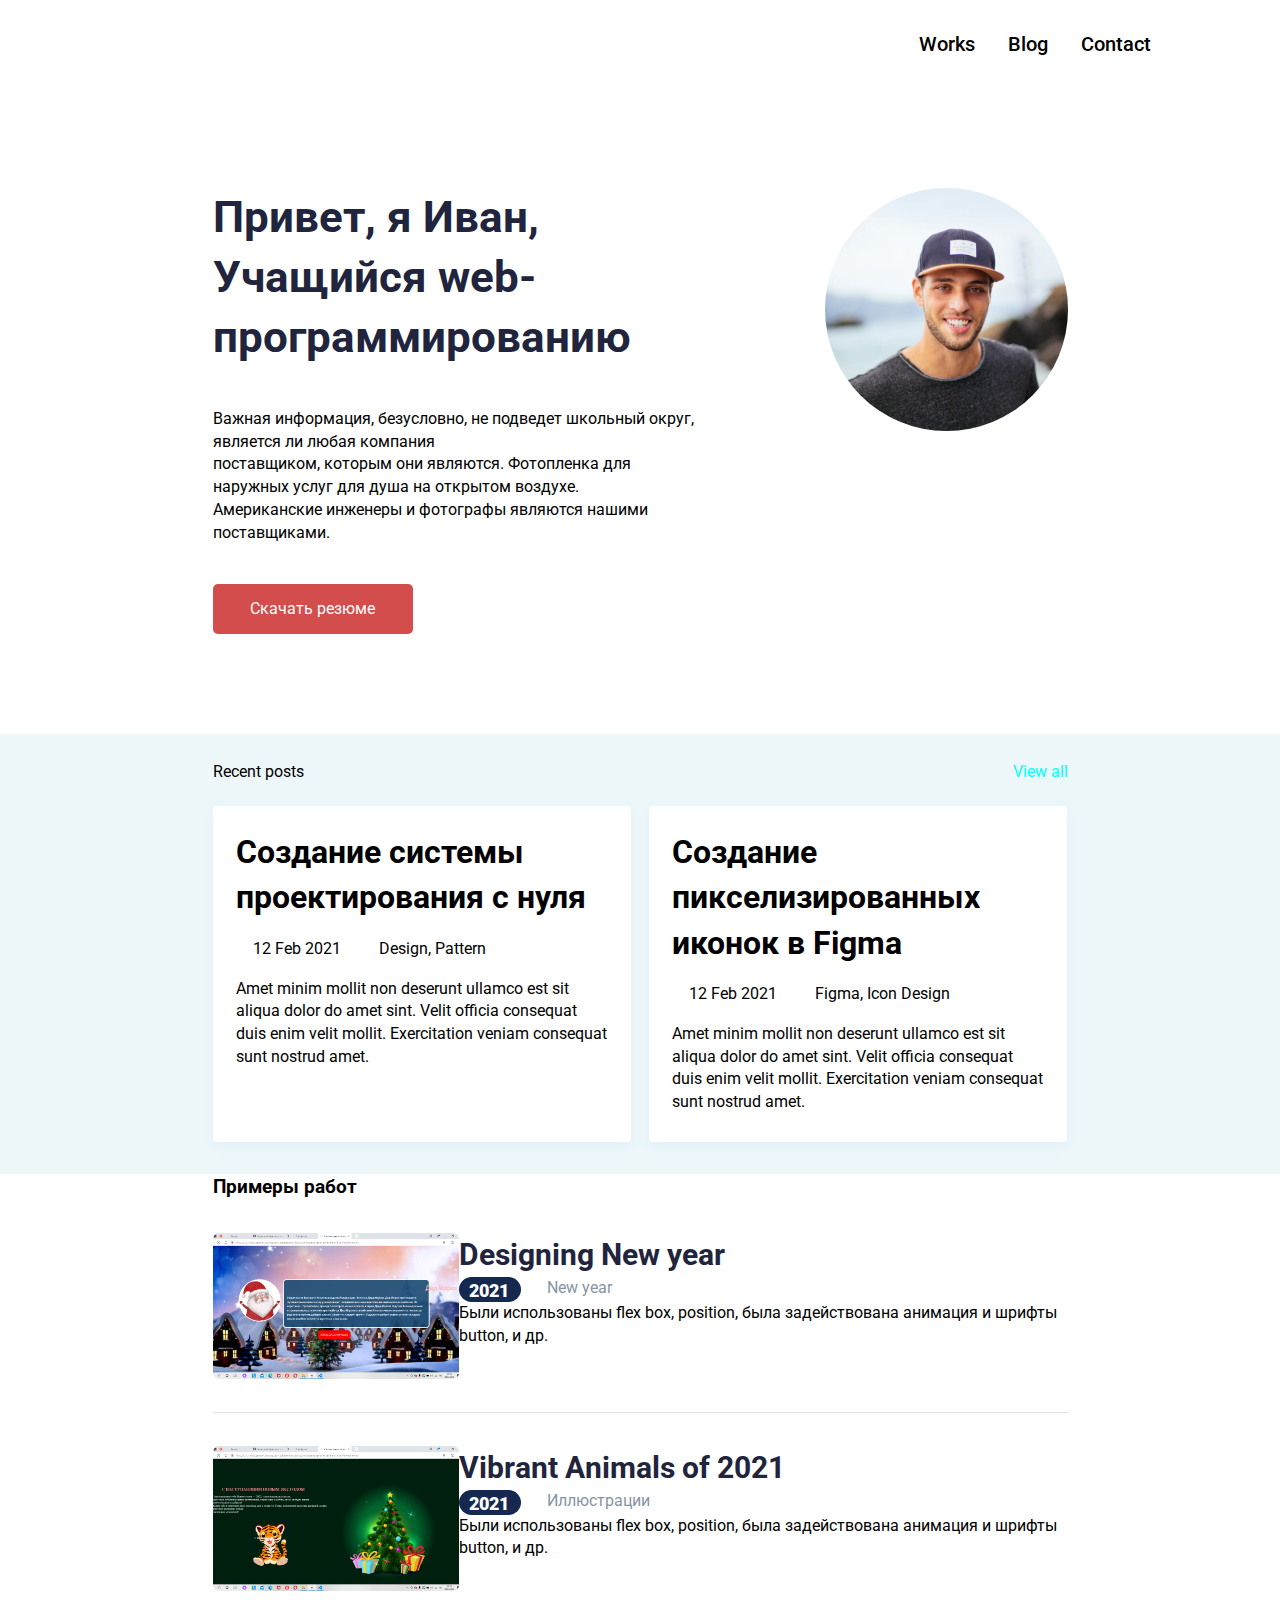
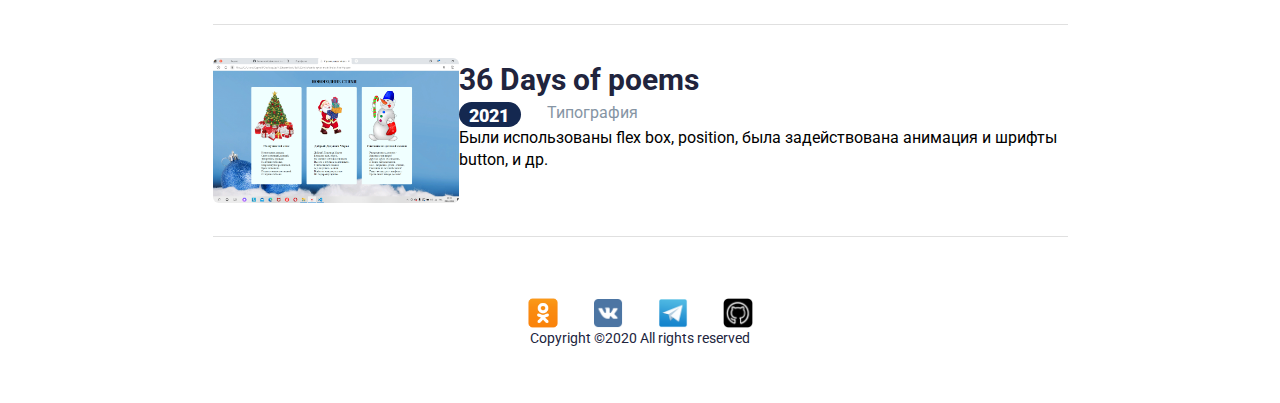
<file: index.html>
<!DOCTYPE html>
<html lang="ru">

<head>
  <meta charset="UTF-8" />
  <meta http-equiv="X-UA-Compatible" content="IE=edge" />
  <meta name="viewport" content="width=device-width, initial-scale=1.0" />
  <link rel="preconnect" href="https://fonts.googleapis.com" />
  <link rel="preconnect" href="https://fonts.gstatic.com" crossorigin />
  <link href="https://fonts.googleapis.com/css2?family=Roboto:ital,wght@0,400;0,500;0,700;1,900&display=swap"
    rel="stylesheet" />
  <link rel="stylesheet" href="css/normalize.css" />
  <link rel="stylesheet" href="css/style.css" />
  <title>Портфолио</title>
</head>

<body>
  <div class="wrapper">
    <header class="header">
      <div class="container header__container">
        <nav class="nav">
          <ul class="nav__list">
            <li class="nav__item">
              <a href="work.html" class="nav__link">Works</a>
            </li>
            <li class="nav__item">
              <a href="blog.html" class="nav__link">Blog</a>
            </li>
            <li class="nav__item">
              <a href="index.html" class="nav__link">Contact</a>
            </li>
          </ul>
        </nav>
        <div class="header__burger">
          <div class="header__burger-el"></div>
        </div>
      </div>
    </header>
    <main class="main">
      <section class="about">
        <div class="container about__container">
          <div class="about__info">
            <h1 class="title about__title">
              Привет, я Иван,<br />
              Учащийся web-программированию
            </h1>
            <div class="about__desc">
              Важная информация, безусловно, не подведет школьный округ,
              является ли любая компания <br />
              поставщиком, которым они являются. Фотопленка для наружных услуг
              для душа на открытом воздухе. <br />
              Американские инженеры и фотографы являются нашими поставщиками.
              <br />
            </div>
            <button class="button">Скачать резюме</button>
          </div>
          <div class="about__avatar">
            <img src="img/johnphoto.png" alt="Аватар" class="about__img" />
          </div>
        </div>
      </section>
      <section class="recent-posts">
        <div class="container">
          <div class="recent-posts__top">
            <div class="recent-post__title">Recent posts</div>
            <a href="#" class="recent-posts__link">View all</a>
          </div>
          <div class="recent-posts__articles">
            <article class="recent-posts__article">
              <div class="recent-posts__subtitle">
                Создание системы проектирования с нуля
              </div>
              <div class="recent-posts__info">
                12 Feb 2021
                <span class="recent-posts__separater"></span>
                Design, Pattern
              </div>
              <div class="recent-posts__text">
                Amet minim mollit non deserunt ullamco est sit aliqua dolor do
                amet sint. Velit officia consequat duis enim velit mollit.
                Exercitation veniam consequat sunt nostrud amet.
              </div>
            </article>
            <article class="recent-posts__article">
              <div class="recent-posts__subtitle">
                Создание пикселизированных иконок в Figma
              </div>
              <div class="recent-posts__info">
                12 Feb 2021
                <span class="recent-posts__separater"></span>
                Figma, Icon Design
              </div>
              <div class="recent-posts__text">
                Amet minim mollit non deserunt ullamco est sit aliqua dolor do
                amet sint. Velit officia consequat duis enim velit mollit.
                Exercitation veniam consequat sunt nostrud amet.
              </div>
            </article>
          </div>
        </div>
      </section>
      <section class="featured">
        <div class="container">
          <h3 class="section-title">Примеры работ</h3>
          <div class="featured__works">
            <article class="work">
              <div class="work__img-wrap">
                <img src="img/ded moroz.png" alt="Дед мороз" class="work__img" />
              </div>
              <div class="work__top">
                <a class="work__info">Designing New year</a>
                <div class="subtitle">
                  <div class="work__date">2021</div>
                  <div class="work__category">New year</div>
                </div>
                <div class="work__text">
                  Были использованы flex box, position, была задействована анимация и шрифты<br/>
                  button, и др.
                </div>
            </article>
            <article class="work">
              <div class="work__img-wrap">
                <img src="img/tiger.png" alt="Тигр" class="work__img" />
              </div>
              <div class="work__top">
                <a class="work__info">Vibrant Animals of 2021</a>
                <div class="subtitle">
                  <div class="work__date">2021</div>
                  <div class="work__category">Иллюстрации</div>
                </div>
                <div class="work__text">
                  Были использованы flex box, position, была задействована анимация и шрифты<br/>
                  button, и др.
                </div>
            </article>
            <article class="work">
              <div class="work__img-wrap">
                <img src="img/new years poems.png" alt="Новогодние стихи" class="work__img" />
              </div>
              <div class="work__top">
                <a class="work__info">36 Days of poems</a>
                <div class="subtitle">
                  <div class="work__date">2021</div>
                  <div class="work__category">Типография</div>
                </div>
                <div class="work__text">
                  Были использованы flex box, position, была задействована анимация и шрифты<br/>
                  button, и др.
                </div>
            </article>
          </div>
        </div>
      </section>
    </main>
    <footer class="footer">
      <div class="container footer__container">
        <ul class="social__list">
          <li class="social__item">
            <a href="#" class="social__link ok">Одноклассники</a>
          </li>
          <li class="social__item">
            <a href="#" class="social__link vk">Vk</a>
          </li>
          <li class="social__item">
            <a href="#" class="social__link tg">Telegram</a>
          </li>
          <li class="social__item">
            <a href="#" class="social__link gh">Github</a>
          </li>
        </ul>
        <div class="social__title">
          Copyright ©2020 All rights reserved
        </div>
      </div>
    </footer>
  </div>
</body>

</html>
</file>
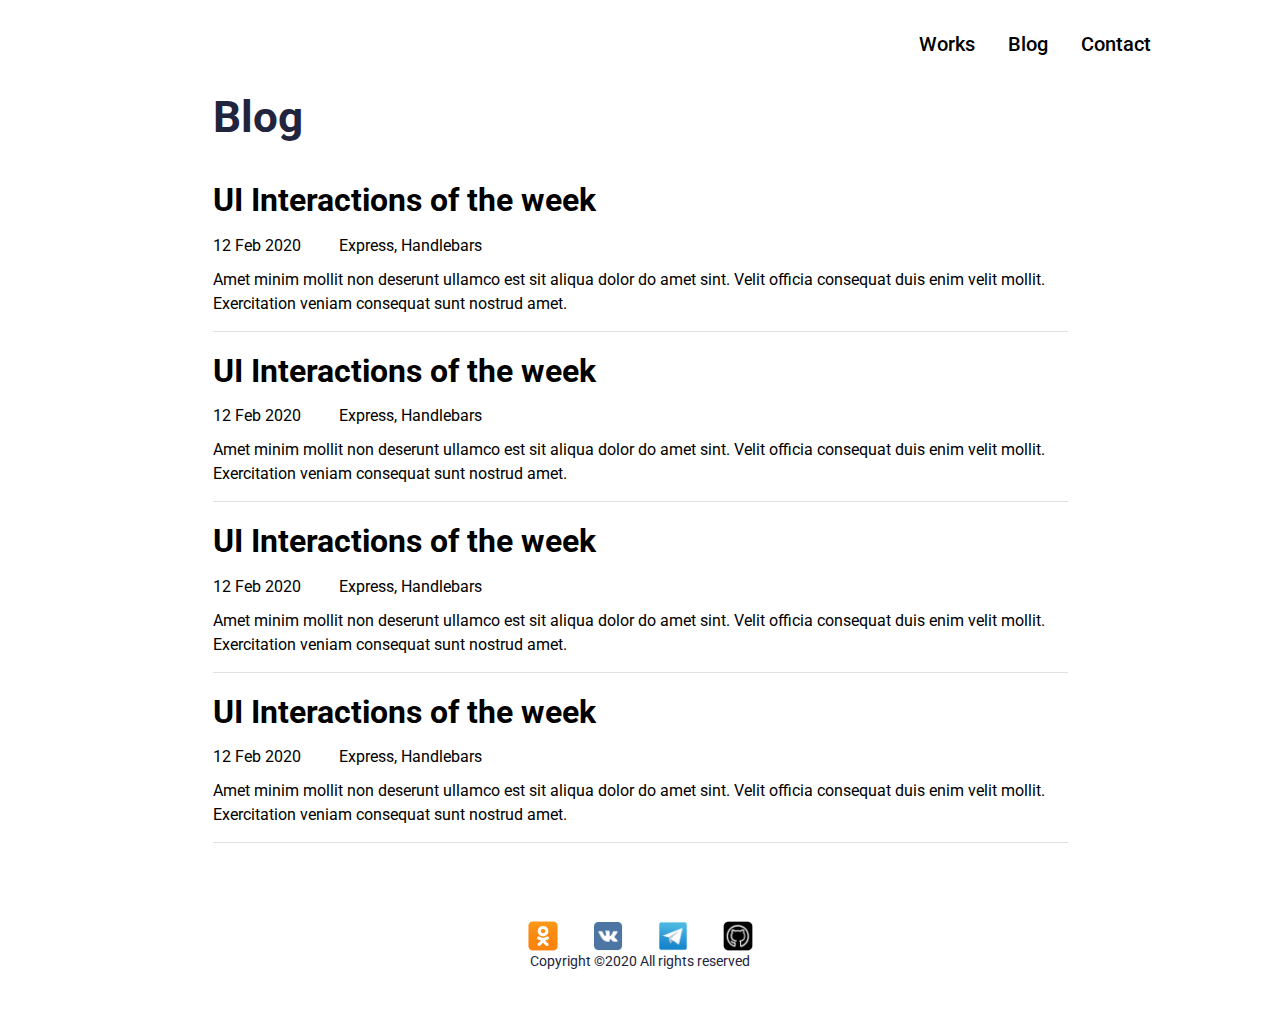
<file: blog.html>
<!DOCTYPE html>
<html lang="ru">

<head>
  <meta charset="UTF-8" />
  <meta http-equiv="X-UA-Compatible" content="IE=edge" />
  <meta name="viewport" content="width=device-width, initial-scale=1.0" />
  <link rel="preconnect" href="https://fonts.googleapis.com" />
  <link rel="preconnect" href="https://fonts.gstatic.com" crossorigin />
  <link href="https://fonts.googleapis.com/css2?family=Roboto:ital,wght@0,400;0,500;0,700;1,900&display=swap"
    rel="stylesheet" />
  <link rel="stylesheet" href="css/normalize.css" />
  <link rel="stylesheet" href="css/style.css" />
  <title>Блог</title>
</head>

<body>
  <div class="wrapper">
    <header class="header">
      <div class="container header__container">
        <nav class="nav">
          <ul class="nav__list">
            <li class="nav__item">
              <a href="work.html" class="nav__link">Works</a>
            </li>
            <li class="nav__item">
              <a href="blog.html" class="nav__link">Blog</a>
            </li>
            <li class="nav__item">
              <a href="index.html" class="nav__link">Contact</a>
            </li>
          </ul>
        </nav>
        <div class="header__burger">
          <div class="header__burger-el"></div>
        </div>
      </div>
    </header>
    <main class="main">
      <div class="blog container">
        <h1 class="title blog__title">Blog</h1>
        <article class="blog__article">
          <div class="blog__subtitle">
            UI Interactions of the week
          </div>
          <div class="blog__info">
            12 Feb 2020
            <span class="blog__separater"></span>
            <span class="blog__info--grey">Express, Handlebars</span>
          </div>
          <div class="blog__text">
            Amet minim mollit non deserunt ullamco est sit aliqua dolor do
            amet sint. Velit officia consequat duis enim velit mollit.
            Exercitation veniam consequat sunt nostrud amet.
          </div>
        </article>
        <article class="blog__article">
          <div class="blog__subtitle">
            UI Interactions of the week
          </div>
          <div class="blog__info">
            12 Feb 2020
            <span class="blog__separater"></span>
            <span class="blog__info--grey">Express, Handlebars</span>
          </div>
          <div class="blog__text">
            Amet minim mollit non deserunt ullamco est sit aliqua dolor do
            amet sint. Velit officia consequat duis enim velit mollit.
            Exercitation veniam consequat sunt nostrud amet.
          </div>
        </article>
        <article class="blog__article">
          <div class="blog__subtitle">
            UI Interactions of the week
          </div>
          <div class="blog__info">
            12 Feb 2020
            <span class="blog__separater"></span>
            <span class="blog__info--grey">Express, Handlebars</span>
          </div>
          <div class="blog__text">
            Amet minim mollit non deserunt ullamco est sit aliqua dolor do
            amet sint. Velit officia consequat duis enim velit mollit.
            Exercitation veniam consequat sunt nostrud amet.
        </article>
        <div class="blog__article">
          <div class="blog__subtitle">
            UI Interactions of the week
          </div>
          <div class="blog__info">
            12 Feb 2020
            <span class="blog__separater"></span>
            <span class="blog__info--grey">Express, Handlebars</span>
          </div>
          <div class="blog__text">
            Amet minim mollit non deserunt ullamco est sit aliqua dolor do
            amet sint. Velit officia consequat duis enim velit mollit.
            Exercitation veniam consequat sunt nostrud amet.
          </div>
          </article>
        </div>
    </main>
    <footer class="footer">
      <div class="container footer__container">
        <ul class="social__list">
          <li class="social__item">
            <a href="#" class="social__link ok">Одноклассники</a>
          </li>
          <li class="social__item">
            <a href="#" class="social__link vk">Vk</a>
          </li>
          <li class="social__item">
            <a href="#" class="social__link tg">Telegram</a>
          </li>
          <li class="social__item">
            <a href="#" class="social__link gh">Github</a>
          </li>
        </ul>
        <div class="social__title">
          Copyright ©2020 All rights reserved
        </div>
      </div>
    </footer>
  </div>
</body>

</html>
</file>
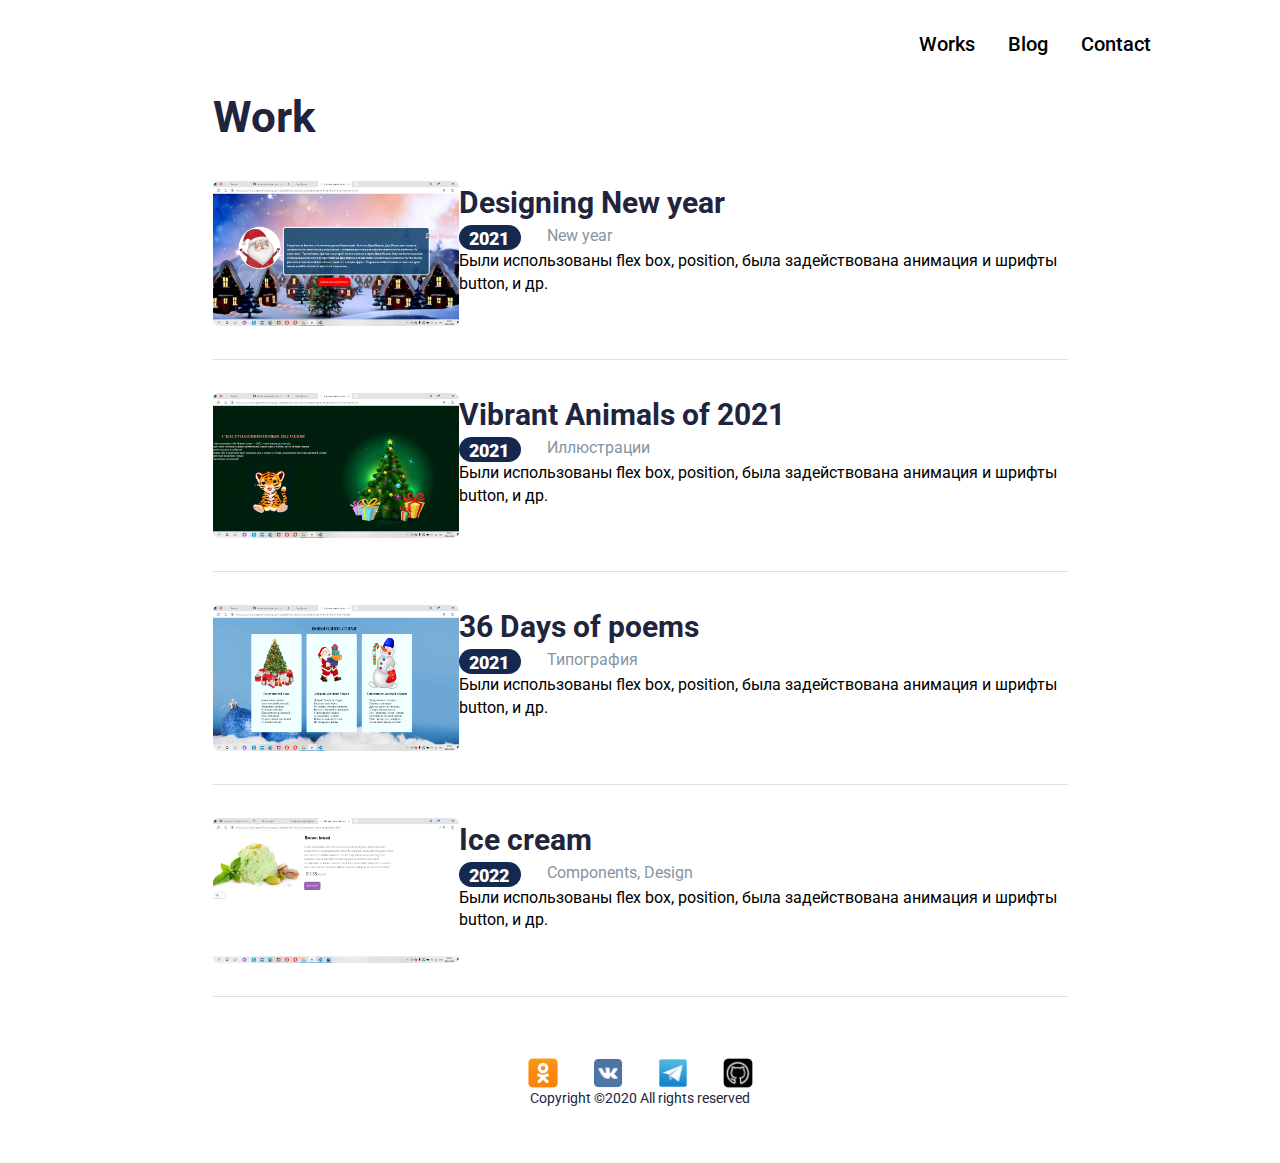
<file: work.html>
<!DOCTYPE html>
<html lang="ru">

<head>
  <meta charset="UTF-8" />
  <meta http-equiv="X-UA-Compatible" content="IE=edge" />
  <meta name="viewport" content="width=device-width, initial-scale=1.0" />
  <link rel="preconnect" href="https://fonts.googleapis.com" />
  <link rel="preconnect" href="https://fonts.gstatic.com" crossorigin />
  <link href="https://fonts.googleapis.com/css2?family=Roboto:ital,wght@0,400;0,500;0,700;1,900&display=swap"
    rel="stylesheet" />
  <link rel="stylesheet" href="css/normalize.css" />
  <link rel="stylesheet" href="css/style.css" />
  <title>Портфолио</title>
</head>

<body>
  <div class="wrapper">
    <header class="header">
      <div class="container header__container">
        <nav class="nav">
          <ul class="nav__list">
            <li class="nav__item">
              <a href="work.html" class="nav__link">Works</a>
            </li>
            <li class="nav__item">
              <a href="blog.html" class="nav__link">Blog</a>
            </li>
            <li class="nav__item">
              <a href="index.html" class="nav__link">Contact</a>
            </li>
          </ul>
        </nav>
        <div class="header__burger">
          <div class="header__burger-el"></div>
        </div>
      </div>
    </header>
    <main class="main">
      <div class="works-page container">
        <h1 class="title works-page__title">Work</h1>
        <div class="works-page__articles">
          <article class="work">
            <div class="work__img-wrap">
              <img src="img/ded moroz.png" alt="Дед мороз" class="work__img" />
            </div>
            <div class="work__top">
              <a class="work__info">Designing New year</a>
              <div class="subtitle">
                <div class="work__date">2021</div>
                <div class="work__category">New year</div>
              </div>
              <div class="work__text">
                Были использованы flex box, position, была задействована анимация и шрифты<br />
                button, и др.
              </div>
          </article>
          <article class="work">
            <div class="work__img-wrap">
              <img src="img/tiger.png" alt="Тигр" class="work__img" />
            </div>
            <div class="work__top">
              <a class="work__info">Vibrant Animals of 2021</a>
              <div class="subtitle">
                <div class="work__date">2021</div>
                <div class="work__category">Иллюстрации</div>
              </div>
              <div class="work__text">
                Были использованы flex box, position, была задействована анимация и шрифты<br />
                button, и др.
              </div>
          </article>
          <article class="work">
            <div class="work__img-wrap">
              <img src="img/new years poems.png" alt="Новогодние стихи" class="work__img" />
            </div>
            <div class="work__top">
              <a class="work__info">36 Days of poems</a>
              <div class="subtitle">
                <div class="work__date">2021</div>
                <div class="work__category">Типография</div>
              </div>
              <div class="work__text">
                Были использованы flex box, position, была задействована анимация и шрифты<br />
                button, и др.
              </div>
          </article>
          <article class="work">
            <div class="work__img-wrap">
              <img src="img/ice cream.png" alt="Морожка" class="work__img" />
            </div>
            <div class="work__top">
              <a class="work__info">Ice cream</a>
              <div class="subtitle">
                <div class="work__date">2022</div>
                <div class="work__category">Components, Design</div>
              </div>
              <div class="work__text">
                Были использованы flex box, position, была задействована анимация и шрифты<br />
                button, и др.
              </div>
          </article>
        </div>
      </div>
    </main>
    <footer class="footer">
      <div class="container footer__container">
        <ul class="social__list">
          <li class="social__item">
            <a href="#" class="social__link ok">Одноклассники</a>
          </li>
          <li class="social__item">
            <a href="#" class="social__link vk">Vk</a>
          </li>
          <li class="social__item">
            <a href="#" class="social__link tg">Telegram</a>
          </li>
          <li class="social__item">
            <a href="#" class="social__link gh">Github</a>
          </li>
        </ul>
        <div class="social__title">
          Copyright ©2020 All rights reserved
        </div>
      </div>
    </footer>
  </div>
</body>

</html>
</file>
<file: css/style.css>
* {
  box-sizing: border-box;
}

body {
  font-family: "Roboto", sans-serif;
}

html,
body {
  margin: 0;
  padding: 0;
  height: 100%;
  width: 100%;
}

body {
  font-family: Roboto, sans serief;
  font-size: 16px;
  line-height: 1.42;
}

ul,
li {
  list-style: none;
  padding: 0;
  margin: 0;
  display: inline;
}

a {
  text-decoration: none;
  color: #000000;
}

h1,
h2,
h3 {
  margin: 0;
}

.wrapper {
  min-height: 100%;
  overflow: hidden;
  display: flex;
  flex-direction: column;
}

.main {
  flex: 1 1 auto;
}

.header {
  padding: 30px 0px;
}

.container {
  max-width: 865px;
  padding: 0 5px;
  margin: 0 auto;
}

.header__container {
  max-width: 1032px;
  display: flex;
  justify-content: flex-end;
}

.nav__list {
  display: flex;
}

.nav__item {
  margin-left: 33px;
  font-style: normal;
  font-weight: 500;
  font-size: 20px;
}

.header__burger {
  width: 30px;
  height: 20px;
  display: none;
  align-items: center;
  margin-right: 18px;
}

.header__burger-el {
  height: 2px;
  width: 100%;
  background-color: #21243d;
  position: relative;
}

.header__burger-el::before,
.header__burger-el::after {
  content: "";
  height: 2px;
  width: 100%;
  background-color: #21243d;
  position: absolute;
}

.header__burger-el::before {
  top: -9px;
}

.header__burger-el::after {
  bottom: -9px;
}

.title {
  font-weight: 700;
  font-size: 44px;
  line-height: 136%;
  color: #21243d;
}

@media (max-width: 480px) {
  .header {
    padding-top: 20px;
  }
  .nav {
    display: none;
  }
  .header__burger {
    display: flex;
  }
}
.about__container {
  display: flex;
  margin: 100px auto;
}

.about__info {
  padding-right: 13.5%;
}

.about__desc {
  margin: 40px 0px;
}

.button {
  background-color: #d44d4d;
  border: none;
  color: #ffffff;
  width: 200px;
  height: 50px;
  border-radius: 5px;
}

.about__avatar {
  width: 243px;
  height: 243px;
  border-radius: 50%;
  overflow: hidden;
  flex-shrink: 0;
}

.about__img {
  width: 100%;
  height: 100%;
  object-fit: cover;
}

@media (max-width: 480px) {
  .about__container {
    flex-direction: column-reverse;
    align-items: center;
  }
  .about__title {
    font-size: 32px;
    line-height: 40px;
  }
  .about__desc {
    font-size: 16px;
    line-height: 24px;
  }
  .about__avatar {
    width: 170px;
    height: 170px;
  }
  .about__info {
    padding: 34px 18px 59px;
    text-align: center;
  }
}

.recent-posts {
  background-color: #edf7fa;
  padding: 27px 0px 32px;
}

.recent-posts__top {
  display: flex;
  justify-content: space-between;
  align-items: center;
  margin-bottom: 22px;
}

.recent-posts__link {
  color: aqua;
}

.recent-posts__articles {
  display: flex;
}

.recent-posts__article {
  background: #ffffff;
  box-shadow: 0px 4px 10px #bbe1fa40;
  border-radius: 4px;
  width: 49%;
  margin-right: 2%;
  padding: 24px 21px 28px 23px;
}

.recent-posts__article:last-child {
  margin-right: 0;
}

.recent-posts__subtitle {
  font-size: 32px;
  font-weight: bold;
  font-family: "Roboto", sans-serif;
}

.recent-posts__info {
  margin: 17px;
  margin-right: 1px solid #000000;
}

.recent-posts__separater {
  margin: 17px;
}

@media (max-width: 480px) {
  .recent-posts__top {
    justify-content: center;
    margin-bottom: 18px;
  }
  .recent-posts__title {
    font-size: 18px;
    line-height: 60px;
  }
  .resent-posts__link {
    display: none;
  }
  .resent-posts__articles {
    flex-direction: column;
    padding: 0px 5px 38px;
  }
  .recent-posts__article {
    width: 100%;
    margin-right: 0;
    padding: 12px 20px 22px;
    margin-bottom: 17px;
  }
  .recent-posts__article:last-child {
    margin-bottom: 0;
  }
  .recent-posts__subtitle {
    font-size: 22px;
    line-height: 30px;
  }
  .recent-posts__info {
    font-size: 16px;
    line-height: 24px;
  }
  .recent-posts__separater {
    font-size: 16px;
    line-height: 24px;
  }
  .recent-posts__text {
    font-size: 16px;
    line-height: 24px;
  }
}

.work {
  display: flex;
  padding: 33px 0px;
  border-bottom: 1px solid #e0e0e0;
}

.work__info {
  font-weight: 700;
  font-size: 30px;
  line-height: 44px;
  color: #21243d;
  margin: 2px 0px;
}

.work__img-wrap {
  max-width: 246px;
  max-height: 180px;
  border-radius: 6px;
  overflow: hidden;
}

.work__img {
  height: 100%;
  width: 100%;
  object-fit: cover;
}

.subtitle {
  display: flex;
}

.work__date {
  margin-right: 26px;
  padding: 5px 10px;
  background: #142850;
  border-radius: 16px;
  color: #ffffff;
  font-weight: 900;
  font-size: 18px;
  line-height: 1;
  width: 62px;
  height: 25px;
}

.work__category {
  color: #8695a4;
  display: flex;
}

@media (max-width: 480px) {
  .featured__works {
    display: flex;
    overflow: auto;
  }

  .work {
    padding: 0px 0px 20px;
    flex-direction: column;
    max-width: 339px;
    flex-shrink: 0;
    margin: 0px 13px;
  }
  .work__img-wrap {
    max-width: 100%;
    max-height: 230px;
    border-radius: 6px;
    overflow: hidden;
  }
}

/* Blog*/

.blog__top {
  display: flex;
  justify-content: space-between;
  align-items: center;
}

.blog__title {
  margin-bottom: 30px;
}

.blog__articles {
  display: flex;
}

.blog__article {
  border-bottom: 1px solid #e0e0e0;
}

.blog__article:last-child {
  margin-right: 0;
}

.blog__subtitle {
  font-size: 32px;
  font-weight: bold;
  font-family: "Roboto", sans-serif;
}

.blog__info {
  margin-right: 1px solid #000000;
  margin: 10px 0px;
}

.blog__text {
  margin-bottom: 15px;
}

.blog__separater {
  margin: 17px;
}

.blog__top {
  justify-content: center;
  margin-bottom: 18px;
}

.blog__link {
  display: none;
}
.blog__articles {
  flex-direction: column;
  padding: 0px 5px 38px;
}
.blog__article {
  width: 100%;
  margin-bottom: 17px;
}

.blog__info {
  font-size: 16px;
  line-height: 24px;
}
.blog__separater {
  font-size: 16px;
  line-height: 24px;
}
.blog__text {
  font-size: 16px;
  line-height: 24px;
}

/*Work*/

.footer {
  justify-content: center;
  align-items: center;
}

.social__list {
  display: flex;
}

.social__item {
  height: 50px;
  width: 30px;
  margin-right: 35px;
  background-repeat: no-repeat;
  background-position: center;
  background-size: contain;
}

.footer__container {
  display: flex;
  flex-direction: column;
  align-items: center;
}

.footer {
  display: flex;
  justify-content: center;
  align-items: center;
  flex-direction: column;
  padding: 51px 0px 54px;
}

.social__list {
  display: flex;
}

.social__item {
  margin-right: 35px;
  width: 30px;
  height: 30px;
}

.social__item:last-child {
  margin-right: 0;
}

.social__link {
  display: block;
  font-size: 0;
  height: 100%;
  width: 100%;
  background-repeat: no-repeat;
  background-size: cover;
  font-size: 0;
}
.ok {
  background-image: url(../img/одноклассники.png);
  margin-top: 10px;
}

.vk {
  background-image: url(../img/wk.png);
  margin-top: 10px;
}

.tg {
  background-image: url(../img/telegram.png);
  margin-top: 10px;
}

.gh {
  background-image: url(../img/cat.png);
  margin-top: 10px;
}

.social__item:last-child {
  margin-right: 0;
}

.social__title {
  font-size: 14px;
  line-height: 21px;
  text-align: center;
  color: #21243d;
  margin-top: 10px;
}
</file>
